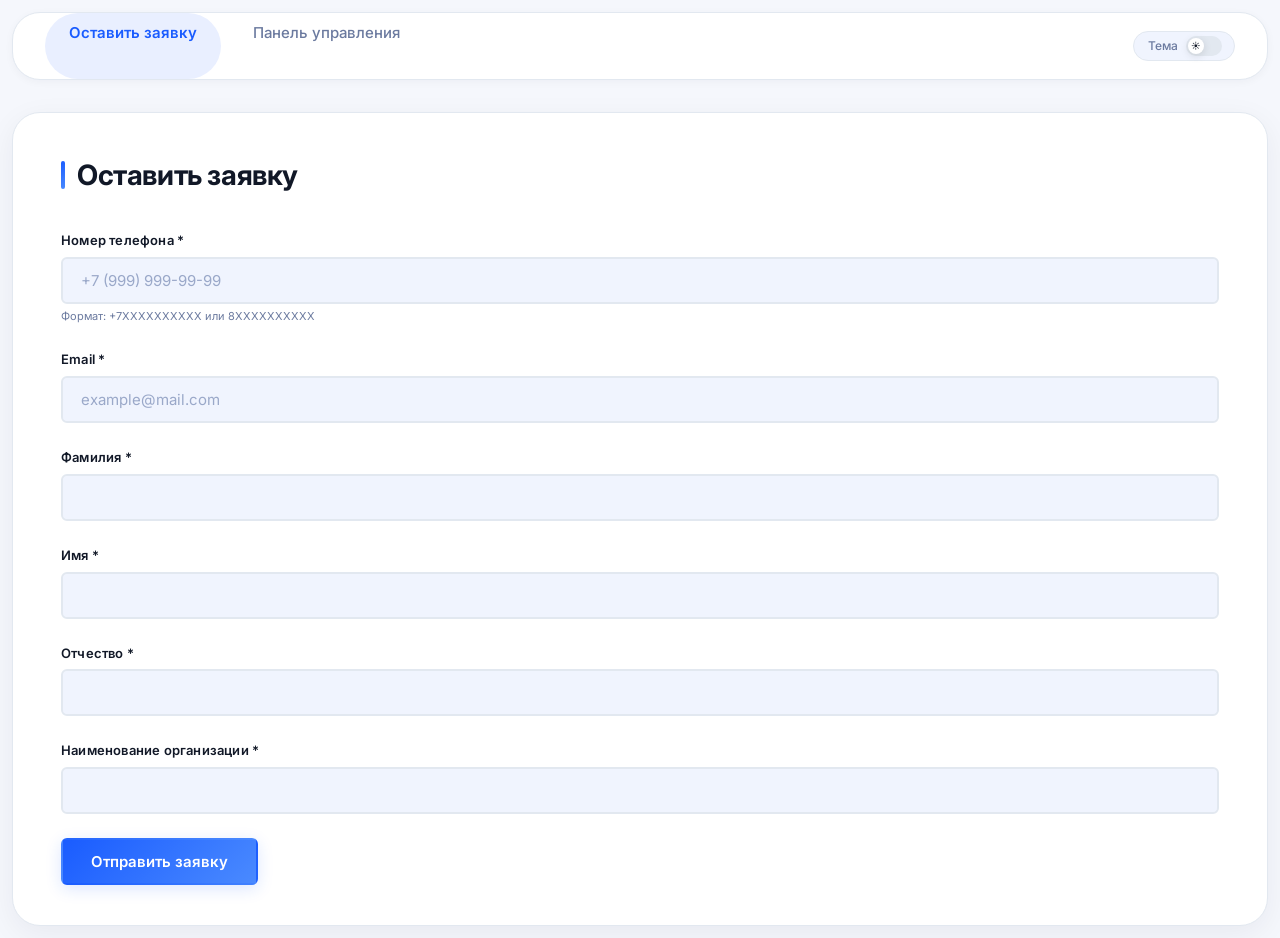
<file: frontend/index.html>
<!DOCTYPE html>
<html lang="ru" data-theme="light">
<head>
    <meta charset="UTF-8">
    <meta name="viewport" content="width=device-width, initial-scale=1.0">
    <title>Оставить заявку</title>
    <link rel="stylesheet" href="styles.css">
</head>
<body>
    <div class="container">
        <nav class="navbar">
            <div class="nav-links">
                <a href="index.html" class="nav-link active">Оставить заявку</a>
                <a href="admin.html" class="nav-link">Панель управления</a>
            </div>
            <div class="theme-toggle" id="themeToggle" title="Переключить тему">
                <span class="theme-label" id="themeLabel">Тема</span>
                <div class="toggle-track">
                    <div class="toggle-thumb" id="toggleThumb">☀️</div>
                </div>
            </div>
        </nav>

        <div class="form-container">
            <h1>Оставить заявку</h1>

            <div id="messages"></div>

            <form id="applicationForm">
                <div class="form-group">
                    <label for="phone">Номер телефона *</label>
                    <input type="text" id="phone" name="phone" placeholder="+7 (999) 999-99-99" required>
                    <small class="help-text">Формат: +7XXXXXXXXXX или 8XXXXXXXXXX</small>
                </div>
                <div class="form-group">
                    <label for="email">Email *</label>
                    <input type="email" id="email" name="email" placeholder="example@mail.com" required>
                </div>
                <div class="form-group">
                    <label for="last_name">Фамилия *</label>
                    <input type="text" id="last_name" name="last_name" required>
                </div>
                <div class="form-group">
                    <label for="first_name">Имя *</label>
                    <input type="text" id="first_name" name="first_name" required>
                </div>
                <div class="form-group">
                    <label for="patronymic">Отчество *</label>
                    <input type="text" id="patronymic" name="patronymic" required>
                </div>
                <div class="form-group">
                    <label for="organization">Наименование организации *</label>
                    <input type="text" id="organization" name="organization" required>
                </div>
                <button type="submit" class="btn btn-primary">Отправить заявку</button>
            </form>
        </div>
    </div>

    <script src="app.js"></script>
</body>
</html>
</file>
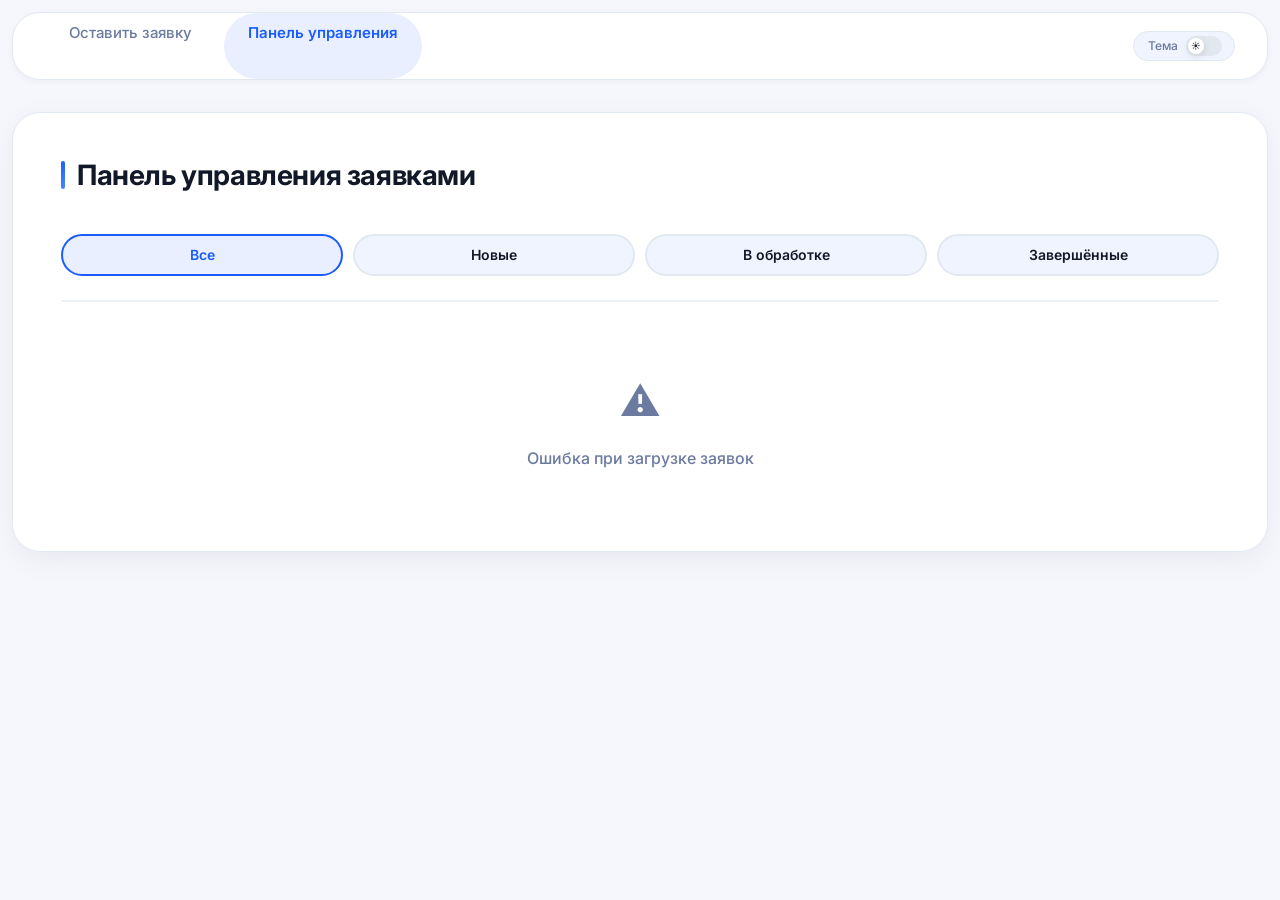
<file: frontend/admin.html>
<!DOCTYPE html>
<html lang="ru" data-theme="light">
<head>
    <meta charset="UTF-8">
    <meta name="viewport" content="width=device-width, initial-scale=1.0">
    <title>Панель управления</title>
    <link rel="stylesheet" href="styles.css">
</head>
<body>
    <div class="container">
        <nav class="navbar">
            <div class="nav-links">
                <a href="index.html" class="nav-link">Оставить заявку</a>
                <a href="admin.html" class="nav-link active">Панель управления</a>
            </div>
            <div class="theme-toggle" id="themeToggle" title="Переключить тему">
                <span class="theme-label" id="themeLabel">Тема</span>
                <div class="toggle-track">
                    <div class="toggle-thumb" id="toggleThumb">☀️</div>
                </div>
            </div>
        </nav>

        <div class="admin-container">
            <h1>Панель управления заявками</h1>

            <div id="messages"></div>

            <div class="filters">
                <button class="btn btn-secondary active" id="filterAll">Все</button>
                <button class="btn btn-secondary" id="filterNew">Новые</button>
                <button class="btn btn-secondary" id="filterProcessing">В обработке</button>
                <button class="btn btn-secondary" id="filterCompleted">Завершённые</button>
            </div>

            <div id="applicationsTable" class="applications-table">
                <div class="loading">Загрузка заявок...</div>
            </div>
        </div>
    </div>

    <script src="app.js"></script>
</body>
</html>
</file>
<file: frontend/styles.css>
/* =========================================
   ПРЕМИУМ-ДИЗАЙН ENTERPRISE 2.0
   Минимализм, аэродинамика, брендовый стиль
   Mobile First + Dark Mode
========================================= */

@import url('https://fonts.googleapis.com/css2?family=Inter:opsz,wght@14..32,400;14..32,500;14..32,600;14..32,700&display=swap');

:root {
  --bg-app: #f5f7fc;
  --bg-card: #ffffff;
  --bg-elevated: #f0f4fe;
  --bg-input: #f0f4fe;
  
  --text-main: #111827;
  --text-muted: #6b7a9f;
  --text-inverse: #ffffff;
  --text-light: #9aa8c9;
  
  --accent: #1a5cff;
  --accent-hover: #0f4ad8;
  --accent-glow: rgba(26, 92, 255, 0.15);
  --accent-light: #e9efff;
  --accent-gradient: linear-gradient(135deg, #1a5cff 0%, #4a8aff 100%);
  
  --border: #e2e8f0;
  --border-light: #edf2f7;
  --shadow-sm: 0 2px 8px rgba(0, 20, 50, 0.04);
  --shadow-md: 0 8px 30px rgba(0, 20, 50, 0.06);
  --shadow-lg: 0 20px 60px rgba(0, 20, 50, 0.10);
  --shadow-xl: 0 30px 80px rgba(0, 20, 50, 0.14);
  
  --radius-sm: 6px;
  --radius-md: 12px;
  --radius-lg: 20px;
  --radius-xl: 28px;
  
  --transition: all 0.25s cubic-bezier(0.4, 0, 0.2, 1);
  --transition-slow: all 0.4s cubic-bezier(0.4, 0, 0.2, 1);
}

[data-theme="dark"] {
  --bg-app: #0b1120;
  --bg-card: #141c33;
  --bg-elevated: #1d2747;
  --bg-input: #1d2747;
  
  --text-main: #eef2f9;
  --text-muted: #8a9bc7;
  --text-light: #5a6d98;
  
  --accent: #4a8aff;
  --accent-hover: #3a7aee;
  --accent-glow: rgba(74, 138, 255, 0.2);
  --accent-light: #1e2b52;
  --accent-gradient: linear-gradient(135deg, #4a8aff 0%, #6da0ff 100%);
  
  --border: #2a3457;
  --border-light: #202a48;
  --shadow-sm: 0 2px 8px rgba(0, 0, 0, 0.3);
  --shadow-md: 0 8px 30px rgba(0, 0, 0, 0.4);
  --shadow-lg: 0 20px 60px rgba(0, 0, 0, 0.5);
  --shadow-xl: 0 30px 80px rgba(0, 0, 0, 0.6);
}

* {
  margin: 0;
  padding: 0;
  box-sizing: border-box;
}

body {
  font-family: 'Inter', -apple-system, BlinkMacSystemFont, 'Segoe UI', Roboto, sans-serif;
  background: var(--bg-app);
  color: var(--text-main);
  line-height: 1.6;
  -webkit-font-smoothing: antialiased;
  -moz-osx-font-smoothing: grayscale;
  min-height: 100vh;
  padding: 12px; /* уменьшили базовый отступ */
  display: flex;
  align-items: flex-start;
  justify-content: center;
}

.container {
  max-width: 1280px;
  width: 100%;
  margin: 0 auto;
}

/* ----- НАВИГАЦИЯ (более компактная) ----- */
.navbar {
  display: flex;
  flex-direction: column;
  gap: 10px;
  padding: 10px 16px;
  background: var(--bg-card);
  border: 1px solid var(--border);
  border-radius: var(--radius-xl);
  box-shadow: var(--shadow-sm);
  margin-bottom: 24px;
  transition: var(--transition);
}

.navbar:hover {
  box-shadow: var(--shadow-md);
}

.nav-links {
  display: flex;
  gap: 4px;
  width: 100%;
  justify-content: center;
  flex-wrap: wrap;
}

.nav-link {
  color: var(--text-muted);
  text-decoration: none;
  font-size: 14px;
  font-weight: 500;
  padding: 6px 16px;
  border-radius: 40px;
  transition: var(--transition);
  position: relative;
  white-space: nowrap;
}

.nav-link:hover {
  color: var(--text-main);
  background: var(--bg-elevated);
}

.nav-link.active {
  color: var(--accent);
  background: var(--accent-light);
  font-weight: 600;
}

.theme-toggle {
  display: flex;
  align-items: center;
  justify-content: center;
  gap: 8px;
  cursor: pointer;
  padding: 4px 12px 4px 14px;
  border-radius: 40px;
  background: var(--bg-elevated);
  border: 1px solid var(--border);
  transition: var(--transition);
  align-self: center;
  width: 100%;
  max-width: 160px;
}

.theme-toggle:hover {
  border-color: var(--accent);
  box-shadow: var(--accent-glow);
}

.theme-label {
  font-size: 12px;
  font-weight: 500;
  color: var(--text-muted);
}

.toggle-track {
  width: 36px;
  height: 20px;
  background: var(--border);
  border-radius: 40px;
  position: relative;
  transition: background 0.4s ease;
  flex-shrink: 0;
}

.toggle-thumb {
  position: absolute;
  top: 2px;
  left: 2px;
  width: 16px;
  height: 16px;
  background: var(--bg-card);
  border-radius: 50%;
  display: flex;
  align-items: center;
  justify-content: center;
  font-size: 9px;
  transition: transform 0.4s cubic-bezier(0.34, 1.56, 0.64, 1), background 0.3s;
  box-shadow: 0 2px 8px rgba(0,0,0,0.12);
}

[data-theme="dark"] .toggle-track {
  background: var(--accent);
}

[data-theme="dark"] .toggle-thumb {
  transform: translateX(16px);
  background: #1d2747;
}

/* ----- Контейнеры ----- */
.form-container,
.admin-container {
  background: var(--bg-card);
  padding: 20px 16px;
  border: 1px solid var(--border);
  border-radius: var(--radius-xl);
  box-shadow: var(--shadow-md);
  transition: var(--transition);
}

.form-container:hover,
.admin-container:hover {
  box-shadow: var(--shadow-lg);
}

h1 {
  font-size: 22px;
  font-weight: 700;
  letter-spacing: -0.4px;
  margin-bottom: 24px;
  color: var(--text-main);
  display: flex;
  align-items: center;
  gap: 12px;
}

h1::before {
  content: '';
  display: inline-block;
  width: 4px;
  height: 28px;
  background: var(--accent-gradient);
  border-radius: 8px;
  flex-shrink: 0;
}

/* ----- Формы ----- */
.form-group {
  margin-bottom: 20px;
}

.form-group label {
  display: block;
  font-size: 13px;
  font-weight: 600;
  margin-bottom: 6px;
  color: var(--text-main);
  letter-spacing: 0.2px;
}

.form-group input,
.form-group select,
.status-select,
.processing-textarea {
  width: 100%;
  padding: 10px 14px;
  font-size: 14px;
  font-family: inherit;
  background: var(--bg-input);
  color: var(--text-main);
  border: 2px solid var(--border);
  border-radius: var(--radius-sm);
  transition: var(--transition);
  outline: none;
  -webkit-appearance: none;
  appearance: none;
}

.form-group input:focus,
.status-select:focus,
.processing-textarea:focus {
  border-color: var(--accent);
  box-shadow: 0 0 0 4px var(--accent-glow);
  background: var(--bg-card);
}

.form-group input::placeholder {
  color: var(--text-light);
}

.processing-textarea {
  resize: vertical;
  min-height: 60px;
}

.help-text {
  display: block;
  margin-top: 4px;
  font-size: 11px;
  color: var(--text-muted);
}

/* ----- Кнопки ----- */
.btn {
  display: inline-flex;
  align-items: center;
  justify-content: center;
  gap: 6px;
  padding: 10px 20px;
  border-radius: var(--radius-sm);
  cursor: pointer;
  font-size: 14px;
  font-weight: 600;
  font-family: inherit;
  border: 2px solid transparent;
  transition: var(--transition);
  text-decoration: none;
  min-height: 42px;
  touch-action: manipulation;
  user-select: none;
}

.btn-primary {
  background: var(--accent-gradient);
  color: #ffffff;
  border-color: transparent;
  box-shadow: 0 4px 16px var(--accent-glow);
  width: 100%;
}

.btn-primary:hover {
  transform: translateY(-2px);
  box-shadow: 0 8px 30px var(--accent-glow);
  border-color: var(--accent);
}

.btn-primary:active {
  transform: translateY(0);
}

.btn-secondary {
  background: var(--bg-elevated);
  color: var(--text-main);
  border-color: var(--border);
  flex: 1;
  min-width: 60px;
}

.btn-secondary:hover {
  background: var(--bg-card);
  border-color: var(--accent);
  box-shadow: var(--shadow-sm);
}

.btn-secondary.active {
  background: var(--accent-light);
  color: var(--accent);
  border-color: var(--accent);
  box-shadow: var(--accent-glow);
}

.btn-delete {
  background: transparent;
  color: #ef4444;
  border-color: rgba(239, 68, 68, 0.2);
  padding: 6px 14px;
  font-size: 12px;
  border-radius: var(--radius-sm);
  min-height: 34px;
}

.btn-delete:hover {
  background: rgba(239, 68, 68, 0.08);
  border-color: #ef4444;
}

.btn-small {
  padding: 6px 14px;
  font-size: 12px;
  min-height: 34px;
}

/* ----- Фильтры ----- */
.filters {
  display: flex;
  gap: 6px;
  margin-bottom: 20px;
  padding-bottom: 16px;
  border-bottom: 2px solid var(--border-light);
  overflow-x: auto;
  -webkit-overflow-scrolling: touch;
  scrollbar-width: none;
  flex-wrap: nowrap;
  padding: 4px 0 16px 0;
}

.filters::-webkit-scrollbar {
  display: none;
}

.filters .btn {
  padding: 6px 16px;
  font-size: 13px;
  border-radius: 40px;
  white-space: nowrap;
  flex-shrink: 0;
  min-height: 36px;
}

/* ----- Карточки заявок ----- */
.applications-table {
  display: flex;
  flex-direction: column;
  gap: 14px;
}

.application-card {
  background: var(--bg-card);
  border: 1px solid var(--border);
  border-radius: var(--radius-lg);
  padding: 16px 18px;
  transition: var(--transition);
  box-shadow: var(--shadow-sm);
}

.application-card:hover {
  border-color: var(--accent);
  box-shadow: var(--shadow-md);
  transform: translateY(-2px);
}

.application-header {
  display: flex;
  flex-direction: column;
  gap: 8px;
  padding-bottom: 12px;
  border-bottom: 1px solid var(--border-light);
}

.application-name {
  font-weight: 700;
  font-size: 16px;
  color: var(--text-main);
  letter-spacing: -0.2px;
  word-break: break-word;
}

.application-status {
  font-size: 11px;
  padding: 3px 12px;
  border-radius: 40px;
  font-weight: 600;
  letter-spacing: 0.3px;
  text-transform: uppercase;
  align-self: flex-start;
  white-space: nowrap;
}

.status-new {
  background: #dbeafe;
  color: #1d4ed8;
}
.status-processing {
  background: #fef3c7;
  color: #b45309;
}
.status-completed {
  background: #d1fae5;
  color: #059669;
}
[data-theme="dark"] .status-new {
  background: #1e3a5f;
  color: #60a5fa;
}
[data-theme="dark"] .status-processing {
  background: #4a3a1a;
  color: #fbbf24;
}
[data-theme="dark"] .status-completed {
  background: #1a3a2a;
  color: #34d399;
}

.application-info {
  display: grid;
  grid-template-columns: 1fr 1fr;
  gap: 10px;
  padding: 12px 0;
}

.info-field {
  display: flex;
  flex-direction: column;
  gap: 2px;
}

.info-label {
  font-size: 10px;
  color: var(--text-muted);
  text-transform: uppercase;
  letter-spacing: 0.5px;
  font-weight: 600;
}

.info-value {
  font-size: 14px;
  color: var(--text-main);
  font-weight: 500;
  word-break: break-word;
}

/* Блок обработки */
.processing-block {
  background: var(--bg-elevated);
  border-radius: var(--radius-md);
  padding: 14px 16px;
  margin: 10px 0 12px 0;
  border-left: 3px solid var(--accent);
}

.processing-block.editable {
  border-left-color: #f59e0b;
}

.processing-field {
  margin-bottom: 10px;
}
.processing-field:last-child {
  margin-bottom: 0;
}

.processing-field .info-label {
  font-size: 11px;
  margin-bottom: 4px;
}

.processing-field .info-value.readonly {
  font-weight: 400;
  color: var(--text-muted);
  padding: 6px 0;
  border-bottom: 1px dashed var(--border);
}

.processing-textarea {
  margin-top: 4px;
  background: var(--bg-card);
}

/* Действия */
.application-actions {
  display: flex;
  flex-direction: column;
  gap: 8px;
  padding-top: 12px;
  border-top: 1px solid var(--border-light);
}

.application-actions .status-select {
  width: 100%;
  padding: 8px 12px;
  font-size: 13px;
  border-radius: var(--radius-sm);
  background: var(--bg-input);
}

.application-actions .btn {
  width: 100%;
  justify-content: center;
}

/* ----- Сообщения ----- */
#messages {
  margin-bottom: 20px;
}
.message {
  padding: 10px 16px;
  border-radius: var(--radius-sm);
  font-size: 13px;
  font-weight: 500;
  margin-bottom: 6px;
  display: flex;
  align-items: center;
  gap: 8px;
  animation: slideDown 0.3s ease;
  word-break: break-word;
}
.message.success {
  background: #d1fae5;
  color: #065f46;
  border-left: 4px solid #059669;
}
.message.error {
  background: #fee2e2;
  color: #991b1b;
  border-left: 4px solid #ef4444;
}
[data-theme="dark"] .message.success {
  background: #1a3a2a;
  color: #6ee7b7;
  border-left-color: #34d399;
}
[data-theme="dark"] .message.error {
  background: #3a1a1a;
  color: #fca5a5;
  border-left-color: #ef4444;
}
@keyframes slideDown {
  from { opacity: 0; transform: translateY(-10px); }
  to { opacity: 1; transform: translateY(0); }
}

/* ----- Пустые состояния ----- */
.empty-state {
  text-align: center;
  padding: 40px 16px;
  color: var(--text-muted);
}
.empty-state-image {
  font-size: 40px;
  margin-bottom: 12px;
}
.empty-state-text {
  font-size: 16px;
  font-weight: 500;
}
.loading {
  text-align: center;
  padding: 30px;
  color: var(--text-muted);
  font-weight: 500;
}

/* ----- Адаптивность (Mobile First) ----- */
@media (min-width: 600px) {
  body { padding: 16px; }
  .navbar {
    flex-direction: row;
    justify-content: space-between;
    padding: 0 24px;
    height: 64px;
    gap: 12px;
  }
  .nav-links { width: auto; gap: 6px; }
  .nav-link { font-size: 14px; padding: 6px 18px; }
  .theme-toggle { width: auto; max-width: none; align-self: center; }
  .form-container,
  .admin-container { padding: 28px 24px; border-radius: var(--radius-xl); }
  h1 { font-size: 24px; }
  .btn-primary { width: auto; min-width: 150px; }
  .application-card { padding: 20px 24px; }
  .application-header { flex-direction: row; align-items: center; }
  .application-status { align-self: center; }
  .application-info {
    grid-template-columns: repeat(auto-fit, minmax(160px, 1fr));
    gap: 14px;
  }
  .application-actions {
    flex-direction: row;
    align-items: center;
    justify-content: flex-end;
    flex-wrap: wrap;
  }
  .application-actions .status-select { width: auto; min-width: 140px; }
  .application-actions .btn { width: auto; }
  .filters { flex-wrap: wrap; overflow-x: visible; gap: 8px; }
  .filters .btn { font-size: 13px; padding: 6px 20px; min-height: 38px; }
  .processing-block { padding: 16px 20px; }
}

@media (min-width: 1024px) {
  body { padding: 20px; } /* уменьшили отступы */
  .navbar { height: 68px; padding: 0 32px; border-radius: var(--radius-xl); margin-bottom: 32px; }
  .nav-links { gap: 8px; }
  .nav-link { font-size: 15px; padding: 8px 24px; }
  .form-container,
  .admin-container { padding: 40px 48px; border-radius: var(--radius-xl); }
  h1 { font-size: 28px; margin-bottom: 32px; }
  .form-group { margin-bottom: 24px; }
  .form-group input { padding: 12px 18px; font-size: 15px; }
  .btn { padding: 12px 28px; font-size: 15px; min-height: 46px; }
  .btn-primary { min-width: 180px; }
  .application-card { padding: 24px 32px; }
  .application-name { font-size: 18px; }
  .application-info {
    grid-template-columns: repeat(auto-fit, minmax(200px, 1fr));
    gap: 18px;
    padding: 16px 0;
  }
  .info-value { font-size: 15px; }
  .filters { gap: 10px; margin-bottom: 28px; padding-bottom: 24px; }
  .filters .btn { font-size: 14px; padding: 8px 24px; min-height: 42px; }
  .applications-table { gap: 18px; }
}

@media (max-width: 380px) {
  body { padding: 8px; }
  .navbar { padding: 8px 12px; border-radius: var(--radius-md); }
  .nav-link { font-size: 12px; padding: 4px 10px; }
  .form-container,
  .admin-container { padding: 14px 10px; border-radius: var(--radius-md); }
  h1 { font-size: 18px; }
  .application-info { grid-template-columns: 1fr; gap: 8px; }
  .application-card { padding: 12px; }
  .btn { font-size: 13px; padding: 8px 12px; min-height: 38px; }
  .filters .btn { font-size: 11px; padding: 4px 10px; min-height: 30px; }
  .theme-toggle { padding: 4px 8px 4px 10px; gap: 6px; }
  .theme-label { font-size: 11px; }
  .toggle-track { width: 32px; height: 18px; }
  .toggle-thumb { width: 14px; height: 14px; font-size: 8px; }
  [data-theme="dark"] .toggle-thumb { transform: translateX(14px); }
}

/* Улучшение тач-целей */
@media (hover: none) and (pointer: coarse) {
  .btn, .nav-link, .theme-toggle, .status-select, .form-group input, .processing-textarea {
    min-height: 44px;
  }
  .btn-small, .btn-delete { min-height: 34px; }
  .nav-link { padding: 8px 14px; }
}

/* Безопасная зона */
@supports (padding: max(0px)) {
  body {
    padding-left: max(12px, env(safe-area-inset-left));
    padding-right: max(12px, env(safe-area-inset-right));
    padding-top: max(12px, env(safe-area-inset-top));
    padding-bottom: max(12px, env(safe-area-inset-bottom));
  }
}
</file>
